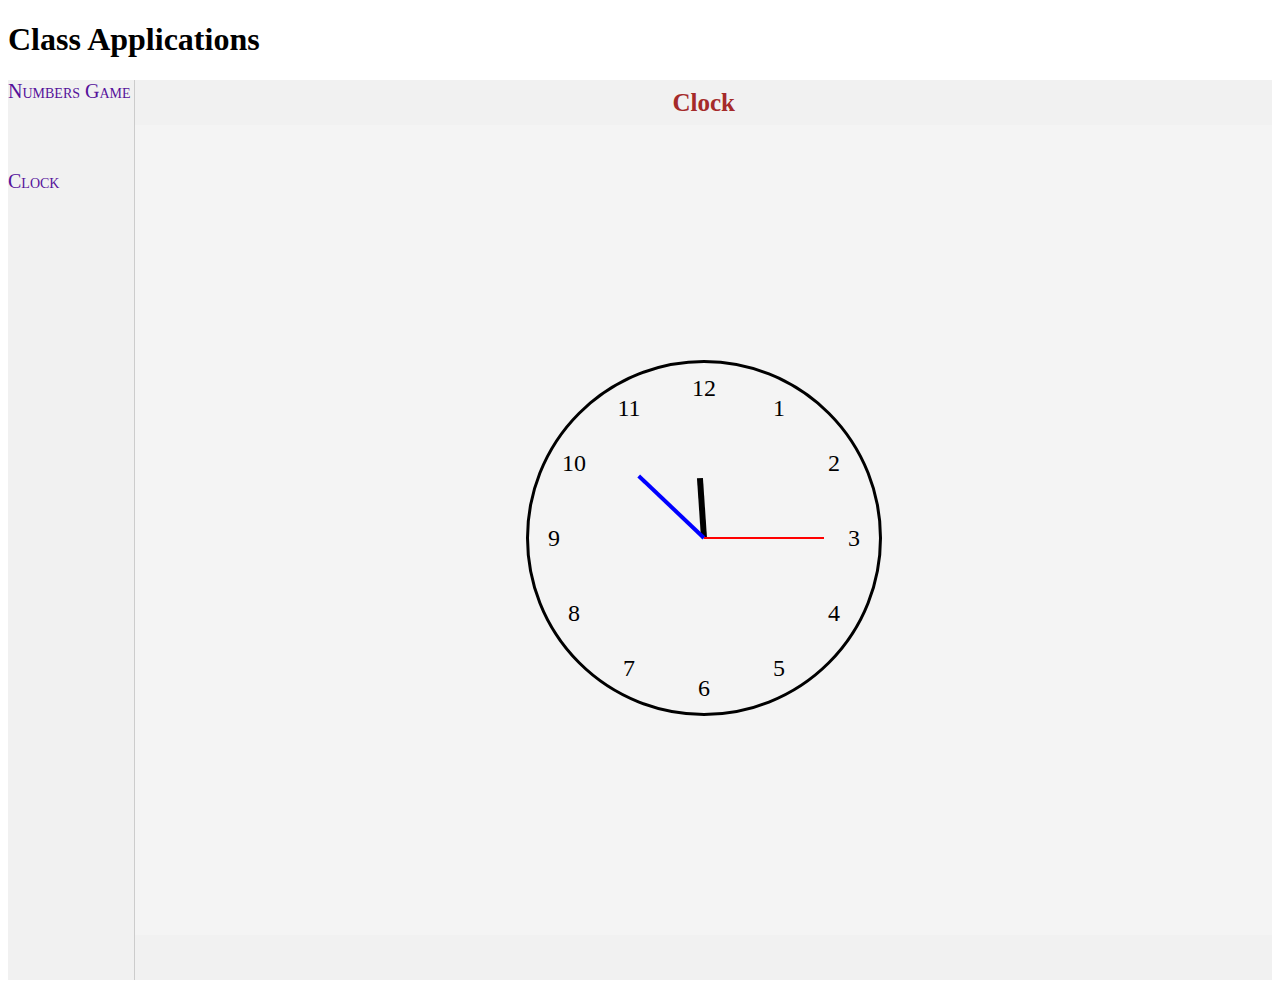
<file: index.html>
<!DOCTYPE html>
<html lang="en">
<head>
    <meta charset="UTF-8">
    <meta name="viewport" content="width=device-width, initial-scale=1.0">
    <link rel="stylesheet" href="style.css">
    <script src="app.js"></script>
    <title>CHAT Class (2023-2024)</title>
</head>
<body>
    <h1>Class Applications</h1>
    <div class="divMain">
        <div class="divListApps"></div>
        <div class="divGameFrame">
            <div class="divGameFrameheader">Clock</div>
            <iframe src="Clock/clock.html" frameborder="0" class="divGameFrameBody"></iframe>
        </div>
    </div>
</body>
</html>
</file>
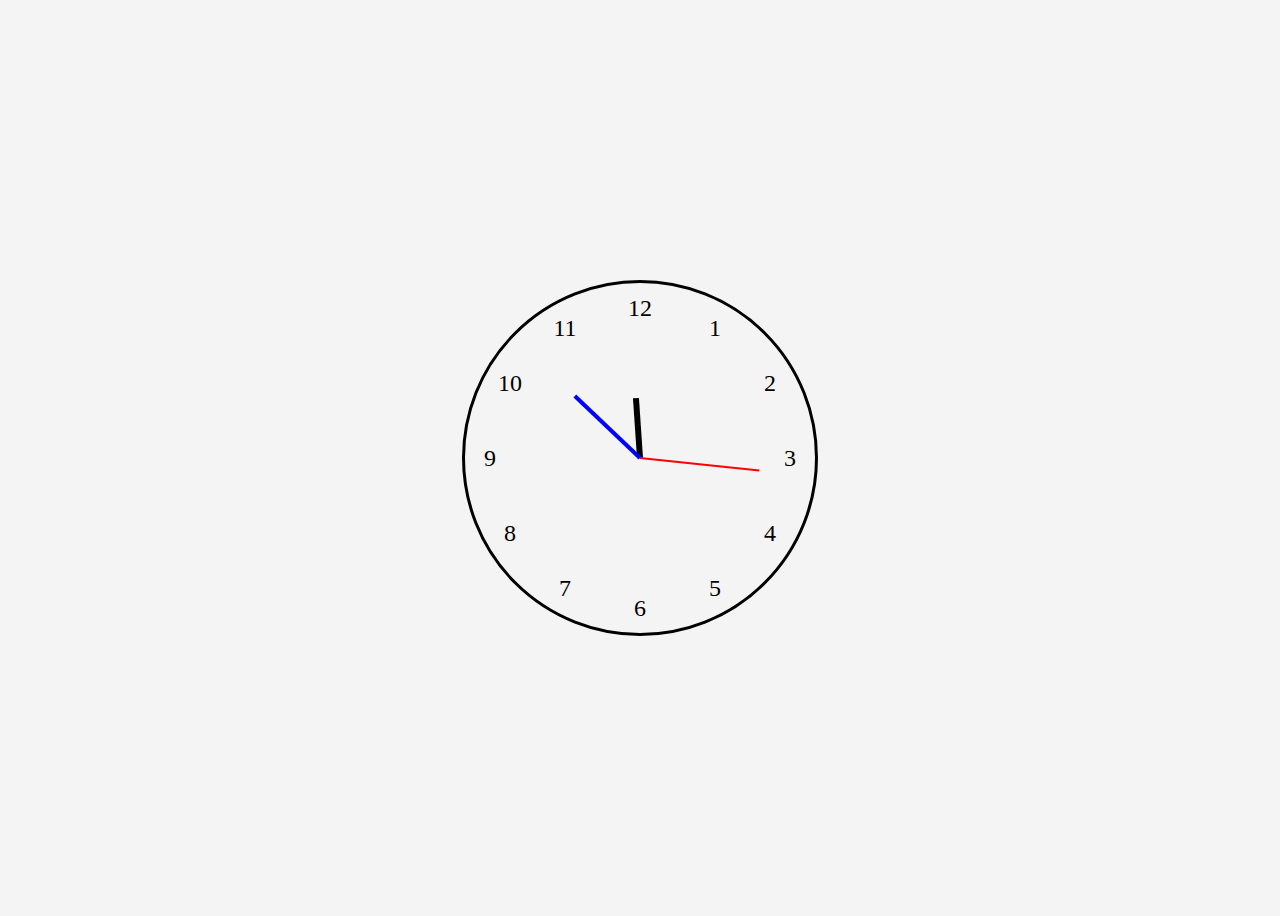
<file: Clock/clock.html>
<!DOCTYPE html>
<html lang="en">
<head>
    <meta charset="UTF-8">
    <meta name="viewport" content="width=device-width, initial-scale=1.0">
    <script src="app.js"></script>
    <link rel="stylesheet" href="style.css">
    <title>Simple Clock</title>
</head>
<body>
    <div class="clock">
        <div class="numbers">
            <div class="number clockNum" data-number='1'>1</div>
            <div class="number clockNum" data-number='2'>2</div>
            <div class="number clockNum" data-number='3'>3</div>
            <div class="number clockNum" data-number='4'>4</div>
            <div class="number clockNum" data-number='5'>5</div>
            <div class="number clockNum" data-number='6'>6</div>
            <div class="number clockNum" data-number='7'>7</div>
            <div class="number clockNum" data-number='8'>8</div>
            <div class="number clockNum" data-number='9'>9</div>
            <div class="number clockNum" data-number='10'>10</div>
            <div class="number clockNum" data-number='11'>11</div>
            <div class="number clockNum" data-number='12'>12</div>
        </div>
        <div class="hand hour-hand"></div>
        <div class="hand minute-hand"></div>
        <div class="hand second-hand"></div>
    </div>
</body>
</html>
</file>
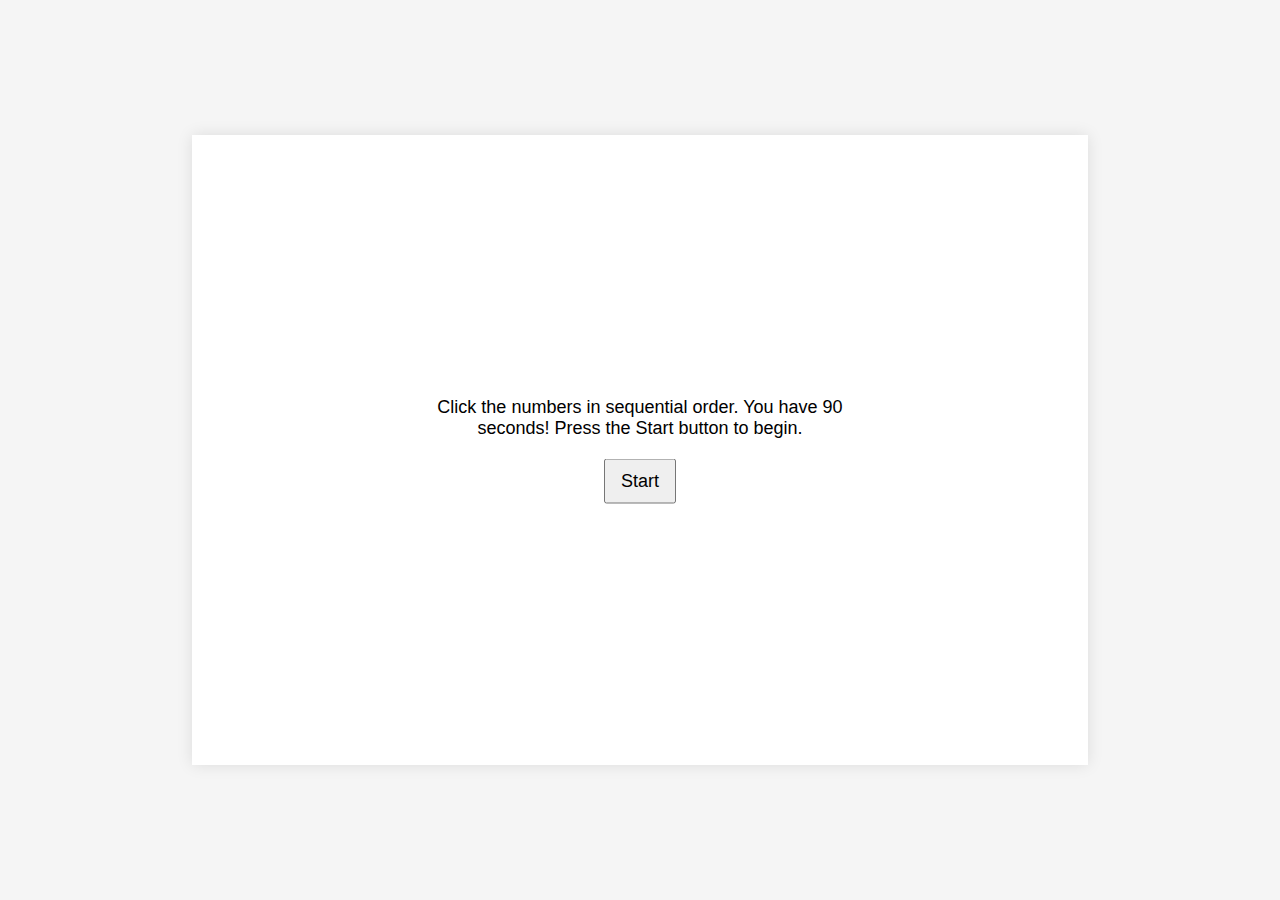
<file: Numbers/home.html>
<!DOCTYPE html>
<html lang="en">

<head>
    <meta charset="UTF-8">
    <meta name="viewport" content="width=device-width, initial-scale=1.0">
    <title>Random Numbers Game</title>
    <link rel="stylesheet" href="styles.css">
</head>

<body>
    <div class="game-container">
        <div class="quadrant" id="q1"></div>
        <div class="quadrant" id="q2"></div>
        <div class="quadrant" id="q3"></div>
        <div class="quadrant" id="q4"></div>
        <div class="instructions">
            Click the numbers in sequential order. You have 90 seconds! Press the Start button to begin.<br>
            <button>Start</button>
        </div>
        <div class="timer" id="timer"></div>
    </div>

    <script src="app.js"></script> 
</body>

</html>
</file>
<file: style.css>
.divMain{
    display: flex;
}

.divListApps{
    display: flex;
    flex-direction: column;
    width: 10%;
    height: 100vh;
    background-color: #f1f1f1;
    border-right: 1px solid #ccc;
    color: rgb(86, 18, 155);
}

.divGameFrame{
    display: flex;
    flex-direction: column;
    width: 90%;
    height: 100vh;
    background-color: #f1f1f1;
    color: brown;
}

.divGameFrameheader{
    display: flex;
    flex-direction: row;
    width: 100%;
    height: 5%;
    background-color: #f1f1f1;
    color: brown;
    font-size: 25px;
    font-weight: bold;
    justify-content: center;
    line-height: 25px;
    align-items: center;
}

.divGameFrameBody{
    display: flex;
    flex-direction: row;
    width: 100%;
    height: 90%;
    background-color: #f1f1f1;
    color: brown;
}

.divGameLink{
    display: flex;
    flex-direction: column;
    width: 100%;
    height: 10%;
    background-color: #f1f1f1;
    color: rgb(86, 18, 155);
    font-size: 20px;
    font-variant: small-caps;
}

.active{
    background-color: #ccc;
}
</file>
<file: Clock/style.css>
body {
    display: flex;
    height: 100vh;
    justify-content: center;
    align-items: center;
    background-color: #f4f4f4;
}

.clock {
    width: 350px;
    height: 350px;
    border: 3px solid black;
    border-radius: 50%;
    position: relative;
    transform:rotate(-90deg);
}

.hand {
    position: absolute;
    bottom: 50%;
    left: 50%;
    transform-origin: 50% 100%;
    transform: rotate(90deg);
    z-index: 1;
}

.hour-hand {
    width: 6px;
    height: 60px;
    background: black;
    margin-left: -3px;
}

.minute-hand {
    width: 4px;
    height: 90px;
    background: blue;
    margin-left: -2px;
}

.second-hand {
    width: 2px;
    height: 120px;
    background: red;
    margin-left: -1px;
}

.number {
    position: absolute;
    width: 24px;
    height: 24px;
    font-size: 1.5em;
    text-align: center;
    line-height: 24px;
    border-radius: 50%;
    top: 50%;
    left: 50%;
    transform: translate(-50%, -50%) rotate(90deg) rotate(var(--rotation-offset)) translateX(150px) rotate(calc(-1 * var(--rotation-offset)));
}


/* Dynamically set the rotation angle for each number */
.number[data-number="1"]  { --rotation-offset: -60deg; }
.number[data-number="2"]  { --rotation-offset: -30deg; }
.number[data-number="3"]  { --rotation-offset: -360deg; }
.number[data-number="4"]  { --rotation-offset: -330deg; }
.number[data-number="5"]  { --rotation-offset: -300deg; }
.number[data-number="6"]  { --rotation-offset: -270deg; }
.number[data-number="7"]  { --rotation-offset: -240deg; }
.number[data-number="8"]  { --rotation-offset: -210deg; }
.number[data-number="9"]  { --rotation-offset: -180deg; }
.number[data-number="10"] { --rotation-offset: -150deg; }
.number[data-number="11"] { --rotation-offset: -120deg; }
.number[data-number="12"] { --rotation-offset: -90deg; }

/* ... existing CSS ... 

.number {
    position: absolute;
    width: 24px;
    height: 24px;
    font-size: 1.5em;
    text-align: center;
    line-height: 24px;
    border-radius: 50%;
    top: 50%;
    left: 50%;
    transform: translate(-50%, -50%) translateX(150px) rotate(var(--rotation-offset));
}

.number[data-number="1"]  { --rotation-offset: -30deg; }
.number[data-number="2"]  { --rotation-offset: -60deg; }
.number[data-number="3"]  { --rotation-offset: -90deg; }
.number[data-number="4"]  { --rotation-offset: -120deg; }
.number[data-number="5"]  { --rotation-offset: -150deg; }
.number[data-number="6"]  { --rotation-offset: -180deg; }
.number[data-number="7"]  { --rotation-offset: -210deg; }
.number[data-number="8"]  { --rotation-offset: -240deg; }
.number[data-number="9"]  { --rotation-offset: -270deg; }
.number[data-number="10"] { --rotation-offset: -300deg; }
.number[data-number="11"] { --rotation-offset: -330deg; }
.number[data-number="12"] { --rotation-offset: 0deg; } /* No rotation needed for the 12th number */
*/
</file>
<file: Numbers/styles.css>
body {
    font-family: Arial, sans-serif;
    display: flex;
    justify-content: center;
    align-items: center;
    height: 100vh;
    margin: 0;
    background-color: #f5f5f5;
}

.game-container {
    position: relative;
    display: grid;
    grid-template-columns: 50% 50%;
    grid-template-rows: 50% 50%;
    width: 70vw;
    height: 70vh;
    background-color: #fff;
    box-shadow: 0px 0px 15px rgba(0, 0, 0, 0.1);
    z-index: 1;
}

.quadrant {
    display: flex;
    flex-wrap: wrap;
    justify-content: space-around;
    align-content: space-around;
}

.slot {
    display: flex;
    justify-content: center;
    align-items: center;
    width: 20%;
    height: 20%;
    position: relative;
}

.number {
    font-size: 1.5em;
    cursor: pointer;
    user-select: none;
    transition: opacity 0.5s;
    font-family: Chalkduster, fantasy;
}

.instructions, .timer {
    position: absolute;
    top: 50%;
    left: 50%;
    transform: translate(-50%, -50%);
    font-family: Chalkduster, fantasy, Klara, Yank, sans-serif;
}

.instructions {
    text-align: center;
    font-size: large;
}

.timer {
    font-size: 5em;
    opacity: .50;
    transition: opacity 0.5s;
    color:red;
    z-index: -1;
} 

#timer{
    display: none;
}

button {
    margin-top: 20px;
    padding: 10px 15px;
    font-size: 1em;
    cursor: pointer;
}

/* .start-animation {
    animation: swirlToCenter 5s forwards;
} */

.start-animation {
    position: absolute; /*  Absolute positioning to move it to the center of the page */
    animation: rotateShrinkToCenter 15s forwards; 
} 

@keyframes rotateShrinkToCenter {
    0% {
        transform: translate(180, 0) scale(1) rotate(0deg);
        opacity: 1;
    }

    100% {
        transform: translate(var(--toCenterX, 0), var(--toCenterY, 0)) scale(0) rotate(360deg);
        opacity: 0;
    }
}
</file>
